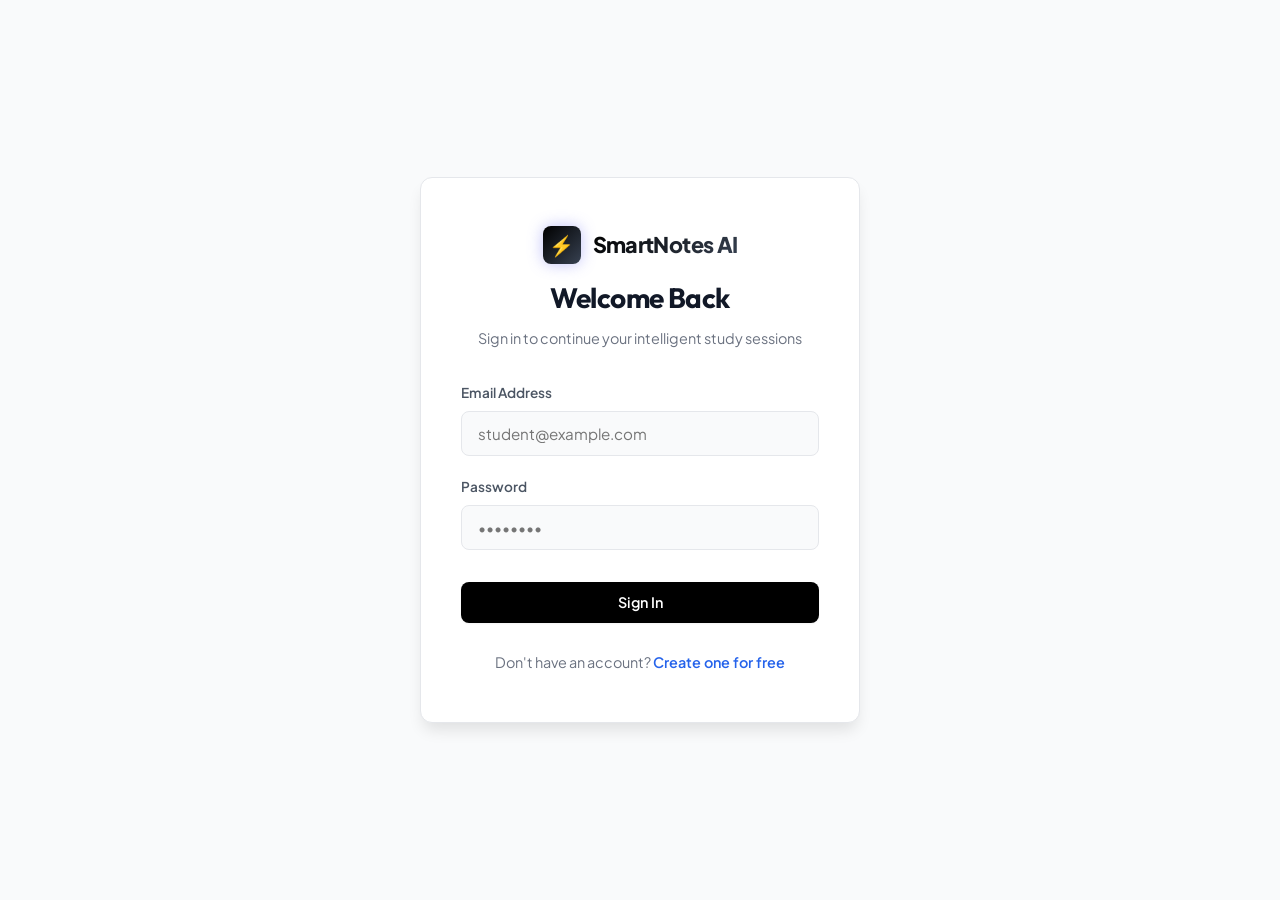
<file: Web/index.html>
<!DOCTYPE html>
<html lang="en">

<head>
    <meta charset="UTF-8">
    <meta name="viewport" content="width=device-width, initial-scale=1.0">
    <title>SmartNotes AI - Intelligent PDF Learning Platform</title>
    <link rel="stylesheet" href="css/style.css">
</head>

<body>
    <div class="app-container">
        <!-- Sidebar Navigation -->
        <aside class="sidebar">
            <div class="sidebar-header">
                <div class="brand" onclick="navigateTo('dashboard')">
                    <div class="brand-icon">⚡</div>
                    <span class="brand-text">SmartNotes AI</span>
                </div>
            </div>

            <nav class="sidebar-nav">
                <div class="sidebar-link active" id="nav-dashboard" onclick="navigateTo('dashboard')">
                    <span>📊</span> Dashboard
                </div>
                <div class="sidebar-link" id="nav-studyPlan" onclick="navigateTo('studyPlan')">
                    <span>📚</span> Study Plan
                </div>
                <div class="sidebar-link" id="nav-admin" onclick="navigateTo('admin')">
                    <span>⚙️</span> Admin Panel
                </div>
            </nav>

            <div class="sidebar-footer">
                <div class="user-profile" style="margin-bottom: 1rem;">
                    <div class="user-avatar" id="navAvatar" style="background: var(--accent-tertiary);">U</div>
                    <div>
                        <div class="user-name" id="navUsername">User</div>
                        <div style="font-size: 0.75rem; color: var(--text-muted);">Pro Plan</div>
                    </div>
                </div>
                <button id="logoutBtn" class="btn btn-secondary btn-sm" style="width: 100%;">Logout</button>
            </div>
        </aside>

        <main class="main-content">
            <!-- Content Header -->
            <header class="content-header">
                <h1 id="pageTitle" style="font-size: 1.5rem; margin: 0;">Dashboard</h1>
                <div class="nav-actions">
                    <div class="streak-pill" title="Consecutive learning streak"
                        style="border-color: var(--accent-tertiary); background: rgba(37,99,235,0.1); color: var(--accent-tertiary);">
                        <span class="streak-flame">🔥</span>
                        <span id="navStreak" style="color: var(--accent-tertiary);">0 Days</span>
                    </div>
                </div>
            </header>
            <!-- ================= VIEW 1: DASHBOARD ================= -->
            <div id="dashboardView" class="view-container active">
                <!-- Stats Grid -->
                <section class="stats-grid">
                    <div class="stat-card">
                        <div class="stat-icon-wrapper stat-icon-blue">📄</div>
                        <div class="stat-details">
                            <span class="stat-label">Documents Processed</span>
                            <span class="stat-value" id="statDocs">0</span>
                        </div>
                    </div>
                    <div class="stat-card">
                        <div class="stat-icon-wrapper stat-icon-purple">🎯</div>
                        <div class="stat-details">
                            <span class="stat-label">Quizzes Completed</span>
                            <span class="stat-value" id="statQuizzes">0</span>
                        </div>
                    </div>
                    <div class="stat-card">
                        <div class="stat-icon-wrapper stat-icon-green">📊</div>
                        <div class="stat-details">
                            <span class="stat-label">Average Score</span>
                            <span class="stat-value" id="statScore">0%</span>
                        </div>
                    </div>
                    <div class="stat-card">
                        <div class="stat-icon-wrapper stat-icon-amber">🔥</div>
                        <div class="stat-details">
                            <span class="stat-label">Current Streak</span>
                            <span class="stat-value" id="statStreak">0 Days</span>
                        </div>
                    </div>
                </section>

                <!-- PDF Upload Zone -->
                <section class="section-panel">
                    <div class="section-header">
                        <div class="section-title-wrap">
                            <h2 class="section-title">Upload Academic PDF</h2>
                            <span class="section-badge">AI Map-Reduce Pipeline</span>
                        </div>
                    </div>

                    <div class="upload-dropzone" id="uploadDropzone">
                        <div class="upload-icon">📤</div>
                        <div class="upload-title">Drop your academic PDF here or browse</div>
                        <div class="upload-subtitle">Supports up to 50MB and ~150 pages. Instant text extraction,
                            section detection & AI generation.</div>
                        <input type="file" id="pdfUpload" class="upload-file-input" accept="application/pdf" />
                        <button type="button" class="btn btn-primary" id="selectFileBtn">Select PDF File</button>
                    </div>

                    <div id="uploadStatusBox" class="upload-status-box">
                        <span id="uploadSpinner">⏳</span>
                        <span id="uploadStatusText">Processing upload...</span>
                    </div>
                </section>

                <!-- Documents Grid Section -->
                <section class="section-panel">
                    <div class="section-header">
                        <div class="section-title-wrap">
                            <h2 class="section-title">Your Documents</h2>
                            <span class="section-badge" id="docCountBadge">0 Total</span>
                        </div>
                        <button class="btn btn-secondary btn-sm" onclick="loadDashboard()">🔄 Refresh</button>
                    </div>
                    <div id="documentsGrid" class="doc-grid">
                        <!-- Rendered by JS -->
                    </div>
                </section>

                <!-- Due for Review (SM-2 Spaced Repetition) -->
                <section class="section-panel">
                    <div class="section-header">
                        <div class="section-title-wrap">
                            <h2 class="section-title">Due for Review (SM-2 Spaced Repetition)</h2>
                            <span class="section-badge" id="dueCountBadge">0 Due</span>
                        </div>
                        <button class="btn btn-secondary btn-sm" onclick="navigateTo('studyPlan')">View Full Schedule
                            →</button>
                    </div>
                    <div id="dueGrid" class="due-grid">
                        <!-- Rendered by JS -->
                    </div>
                </section>

                <!-- Recent Quiz Attempts -->
                <section class="section-panel" id="recentAttemptsSection">
                    <div class="section-header">
                        <div class="section-title-wrap">
                            <h2 class="section-title">Recent Quiz Performance</h2>
                            <span class="section-badge">Mastery Progress</span>
                        </div>
                    </div>
                    <div id="recentAttemptsList" class="doc-list">
                        <!-- Rendered by JS -->
                    </div>
                </section>
            </div>

            <!-- ================= VIEW 2: DOCUMENT DETAIL ================= -->
            <div id="documentDetailView" class="view-container">
                <div class="detail-header">
                    <span class="detail-nav-back" onclick="navigateTo('dashboard')">← Back to Dashboard</span>
                </div>

                <div class="detail-title-card">
                    <div>
                        <h2 id="detailDocTitle" style="font-size: 1.5rem; margin-bottom: 0.35rem;">Document Title</h2>
                        <div class="doc-card-meta">
                            <span id="detailPageCount">0 Pages</span>
                            <span>•</span>
                            <span id="detailSectionsCount">0 Sections</span>
                            <span>•</span>
                            <span id="detailCreatedAt">Uploaded: Date</span>
                        </div>
                    </div>
                    <div id="detailStatusBadge"></div>
                </div>

                <!-- Tabs Navigation -->
                <div class="tab-nav">
                    <button class="tab-btn active" id="tabBtnNotes" onclick="switchDetailTab('notes')">📝 Structured
                        Notes</button>
                    <button class="tab-btn" id="tabBtnQuiz" onclick="switchDetailTab('quiz')">🎯 Mastery Quiz</button>
                    <button class="tab-btn" id="tabBtnPlan" onclick="switchDetailTab('plan')">📅 Spaced Repetition
                        Plan</button>
                </div>

                <!-- Tab 1: Notes Pane -->
                <div class="tab-pane active" id="paneNotes">
                    <div style="display: flex; justify-content: flex-end; margin-bottom: 1.25rem;">
                        <button class="btn btn-secondary btn-sm" id="regenNotesBtn" onclick="regenerateNotes()">
                            ✨ Regenerate Notes (AI)
                        </button>
                    </div>
                    <div id="notesContainer">
                        <!-- Notes rendered by JS -->
                    </div>
                </div>

                <!-- Tab 2: Quiz Pane -->
                <div class="tab-pane" id="paneQuiz">
                    <div class="section-panel" style="text-align: center; padding: 2.5rem 1.5rem;">
                        <h3 id="quizPaneTitle" style="font-size: 1.5rem; margin-bottom: 0.5rem;">Document Mastery Quiz
                        </h3>
                        <p style="color: var(--text-muted); margin-bottom: 1.5rem;" id="quizPaneSubtitle">
                            Test your comprehension with auto-generated Multiple Choice and Short Answer questions.
                        </p>
                        <div style="display: flex; justify-content: center; gap: 1rem; flex-wrap: wrap;">
                            <button class="btn btn-primary btn-lg" id="startQuizBtn" onclick="startQuizFromDetail()">
                                🚀 Start Quiz Attempt
                            </button>
                            <button class="btn btn-secondary" onclick="regenerateQuiz()">
                                🔄 Regenerate Questions (AI)
                            </button>
                        </div>
                    </div>

                    <div class="section-panel" style="margin-top: 1.5rem;">
                        <h4 style="margin-bottom: 1rem;">Previous Quiz Attempts for this Document</h4>
                        <div id="docQuizAttemptsList">
                            <!-- Attempt history rendered by JS -->
                        </div>
                    </div>
                </div>

                <!-- Tab 3: Study Plan Pane -->
                <div class="tab-pane" id="panePlan">
                    <div class="section-panel">
                        <h4 style="margin-bottom: 0.5rem;">Document Spaced Repetition Schedule</h4>
                        <p style="color: var(--text-muted); font-size: 0.9rem; margin-bottom: 1.5rem;">
                            Each section is tracked independently via the SuperMemo SM-2 algorithm. Complete quizzes or
                            review sections to optimize retention intervals.
                        </p>
                        <div id="docStudyPlanGrid" class="due-grid">
                            <!-- Items rendered by JS -->
                        </div>
                    </div>
                </div>
            </div>

            <!-- ================= VIEW 3: ACTIVE QUIZ TAKING ================= -->
            <div id="quizTakingView" class="view-container">
                <div class="quiz-container">
                    <div class="detail-header">
                        <span class="detail-nav-back" onclick="exitQuiz()">← Exit Quiz</span>
                        <span id="quizCounterText" style="font-weight: 700; color: var(--primary-light);">Question 1 of
                            6</span>
                    </div>

                    <div class="quiz-progress-bar-wrap">
                        <div class="quiz-progress-bar" id="quizProgressBar"></div>
                    </div>

                    <!-- Question Card -->
                    <div class="question-card" id="questionCard">
                        <div class="question-meta-row">
                            <span class="diff-badge diff-medium" id="qDiffBadge">MEDIUM</span>
                            <span class="page-badge" id="qSectionBadge">Section</span>
                            <span style="font-size: 0.8rem; color: var(--text-muted);" id="qTypeBadge">Multiple
                                Choice</span>
                        </div>

                        <div class="question-prompt" id="qPromptText">
                            What is the primary function of the core architecture?
                        </div>

                        <!-- Options for Multiple Choice -->
                        <div class="options-container" id="qOptionsContainer">
                            <!-- Rendered by JS -->
                        </div>

                        <!-- Input for Short Answer -->
                        <div id="qShortAnswerContainer" style="display: none;">
                            <label class="form-label">Type your explanation (graded semantically by Gemini):</label>
                            <textarea class="short-answer-textarea" id="shortAnswerInput"
                                placeholder="Enter your response here..."></textarea>
                        </div>

                        <!-- Action Button -->
                        <div style="display: flex; justify-content: flex-end; margin-top: 1rem;">
                            <button class="btn btn-primary" id="submitAnswerBtn" onclick="submitCurrentAnswer()">
                                Submit Answer
                            </button>
                            <button class="btn btn-primary" id="nextQuestionBtn" onclick="nextQuestion()"
                                style="display: none;">
                                Next Question →
                            </button>
                        </div>

                        <!-- Feedback Card -->
                        <div class="feedback-card" id="answerFeedbackCard">
                            <div class="feedback-title" id="feedbackTitle"></div>
                            <div class="feedback-explanation" id="feedbackExplanation"></div>
                        </div>
                    </div>

                    <!-- Completion Card (Shown at end) -->
                    <div class="completion-card" id="quizCompletionCard" style="display: none;">
                        <div class="trophy-icon">🏆</div>
                        <h2 style="font-size: 2rem; margin-bottom: 0.5rem;">Quiz Complete!</h2>
                        <div class="score-display" id="finalScoreDisplay">90%</div>
                        <p id="finalScoreSummary" style="color: var(--text-muted); font-size: 1.05rem;">
                            You answered 5 out of 6 questions correctly.
                        </p>
                        <div class="sm2-update-notice">
                            <span>✨</span>
                            <span>SM-2 Spaced Repetition study plan updated for this document!</span>
                        </div>
                        <div style="display: flex; justify-content: center; gap: 1rem;">
                            <button class="btn btn-primary" onclick="returnFromQuiz()">View Document Notes</button>
                            <button class="btn btn-secondary" onclick="navigateTo('dashboard')">Back to
                                Dashboard</button>
                        </div>
                    </div>
                </div>
            </div>

            <!-- ================= VIEW 4: FULL STUDY PLAN ================= -->
            <div id="studyPlanView" class="view-container">
                <div class="detail-header">
                    <span class="detail-nav-back" onclick="navigateTo('dashboard')">← Back to Dashboard</span>
                </div>

                <div class="section-panel">
                    <div class="section-header">
                        <div class="section-title-wrap">
                            <h2 class="section-title">Personalized Spaced Repetition Schedule</h2>
                            <span class="section-badge">SuperMemo SM-2</span>
                        </div>
                        <div style="display: flex; gap: 0.5rem;">
                            <button class="btn btn-secondary btn-sm active" id="filterDueBtn"
                                onclick="loadStudyPlanFilter('due')">Due Now</button>
                            <button class="btn btn-secondary btn-sm" id="filterWeekBtn"
                                onclick="loadStudyPlanFilter('week')">This Week</button>
                            <button class="btn btn-secondary btn-sm" id="filterAllBtn"
                                onclick="loadStudyPlanFilter('all')">All Items</button>
                        </div>
                    </div>
                    <p style="color: var(--text-muted); font-size: 0.9rem; margin-bottom: 1.5rem;">
                        Rate how well you recall each section to advance its repetition interval (Grade 0 = Complete
                        Blackout, Grade 5 = Perfect Recall).
                    </p>
                    <div id="allStudyPlanGrid" class="due-grid">
                        <!-- Rendered by JS -->
                    </div>
                </div>
            </div>
            <!-- ================= VIEW 5: ADMIN PANEL ================= -->
            <div id="adminView" class="view-container">
                <section class="stats-grid">
                    <div class="stat-card">
                        <div class="stat-icon-wrapper stat-icon-blue">👥</div>
                        <div class="stat-details">
                            <span class="stat-label">Total Users</span>
                            <span class="stat-value" id="adminTotalUsers">0</span>
                        </div>
                    </div>
                    <div class="stat-card">
                        <div class="stat-icon-wrapper stat-icon-purple">📄</div>
                        <div class="stat-details">
                            <span class="stat-label">Total Documents</span>
                            <span class="stat-value" id="adminTotalDocs">0</span>
                        </div>
                    </div>
                    <div class="stat-card">
                        <div class="stat-icon-wrapper stat-icon-green">🎯</div>
                        <div class="stat-details">
                            <span class="stat-label">Total Quizzes</span>
                            <span class="stat-value" id="adminTotalQuizzes">0</span>
                        </div>
                    </div>
                    <div class="stat-card">
                        <div class="stat-icon-wrapper stat-icon-amber">🧠</div>
                        <div class="stat-details">
                            <span class="stat-label">Total Quiz Attempts</span>
                            <span class="stat-value" id="adminTotalAttempts">0</span>
                        </div>
                    </div>
                </section>

                <section class="section-panel">
                    <div class="section-header">
                        <h2 class="section-title">Registered Users</h2>
                    </div>
                    <div class="table-responsive" style="overflow-x: auto;">
                        <table style="width: 100%; border-collapse: collapse; text-align: left;">
                            <thead>
                                <tr style="border-bottom: 2px solid var(--border-subtle);">
                                    <th style="padding: 1rem; color: var(--text-muted);">Name</th>
                                    <th style="padding: 1rem; color: var(--text-muted);">Email</th>
                                    <th style="padding: 1rem; color: var(--text-muted);">Joined Date</th>
                                    <th style="padding: 1rem; color: var(--text-muted);">Docs Processed</th>
                                </tr>
                            </thead>
                            <tbody id="adminUsersList">
                                <!-- Rendered by JS -->
                            </tbody>
                        </table>
                    </div>
                </section>

                <section class="section-panel">
                    <div class="section-header">
                        <h2 class="section-title">System Documents</h2>
                    </div>
                    <div class="table-responsive" style="overflow-x: auto;">
                        <table style="width: 100%; border-collapse: collapse; text-align: left;">
                            <thead>
                                <tr style="border-bottom: 2px solid var(--border-subtle);">
                                    <th style="padding: 1rem; color: var(--text-muted);">Document</th>
                                    <th style="padding: 1rem; color: var(--text-muted);">Uploaded By</th>
                                    <th style="padding: 1rem; color: var(--text-muted);">Status</th>
                                    <th style="padding: 1rem; color: var(--text-muted);">Pages</th>
                                    <th style="padding: 1rem; color: var(--text-muted);">Date</th>
                                </tr>
                            </thead>
                            <tbody id="adminDocsList">
                                <!-- Rendered by JS -->
                            </tbody>
                        </table>
                    </div>
                </section>
            </div>
        </main>
    </div>

    <!-- Toast Notification Container -->
    <div class="toast-container" id="toastContainer"></div>

    <script src="js/app.js"></script>
</body>

</html>
</file>
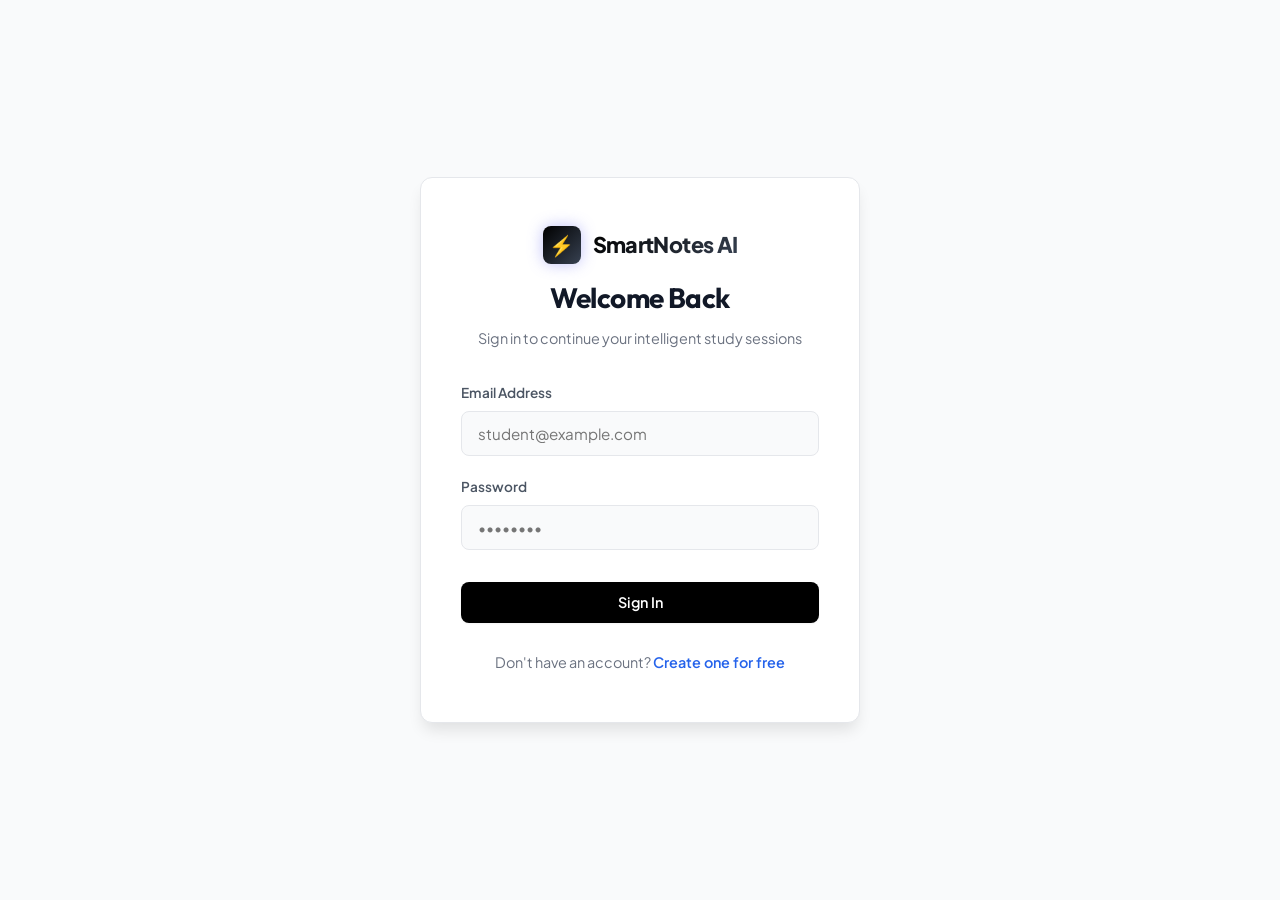
<file: Web/login.html>
<!DOCTYPE html>
<html lang="en">
<head>
    <meta charset="UTF-8">
    <meta name="viewport" content="width=device-width, initial-scale=1.0">
    <title>Login - SmartNotes AI</title>
    <link rel="stylesheet" href="css/style.css">
</head>
<body>
    <div class="auth-wrapper">
        <div class="auth-card">
            <div class="auth-header">
                <div class="brand" style="justify-content: center; margin-bottom: 0.5rem;">
                    <div class="brand-icon">⚡</div>
                    <span class="brand-text">SmartNotes AI</span>
                </div>
                <h2>Welcome Back</h2>
                <p>Sign in to continue your intelligent study sessions</p>
            </div>

            <form id="loginForm">
                <div class="form-group">
                    <label class="form-label" for="email">Email Address</label>
                    <input type="email" id="email" class="form-input" placeholder="student@example.com" required autocomplete="email" />
                </div>
                <div class="form-group">
                    <label class="form-label" for="password">Password</label>
                    <input type="password" id="password" class="form-input" placeholder="••••••••" required autocomplete="current-password" />
                </div>
                <button type="submit" class="btn btn-primary" style="width: 100%; margin-top: 0.75rem;" id="loginSubmitBtn">
                    Sign In
                </button>
            </form>

            <div class="auth-footer">
                Don't have an account? <a href="register.html">Create one for free</a>
            </div>
        </div>
    </div>

    <!-- Toast Notification Container -->
    <div class="toast-container" id="toastContainer"></div>

    <script src="js/app.js"></script>
</body>
</html>
</file>
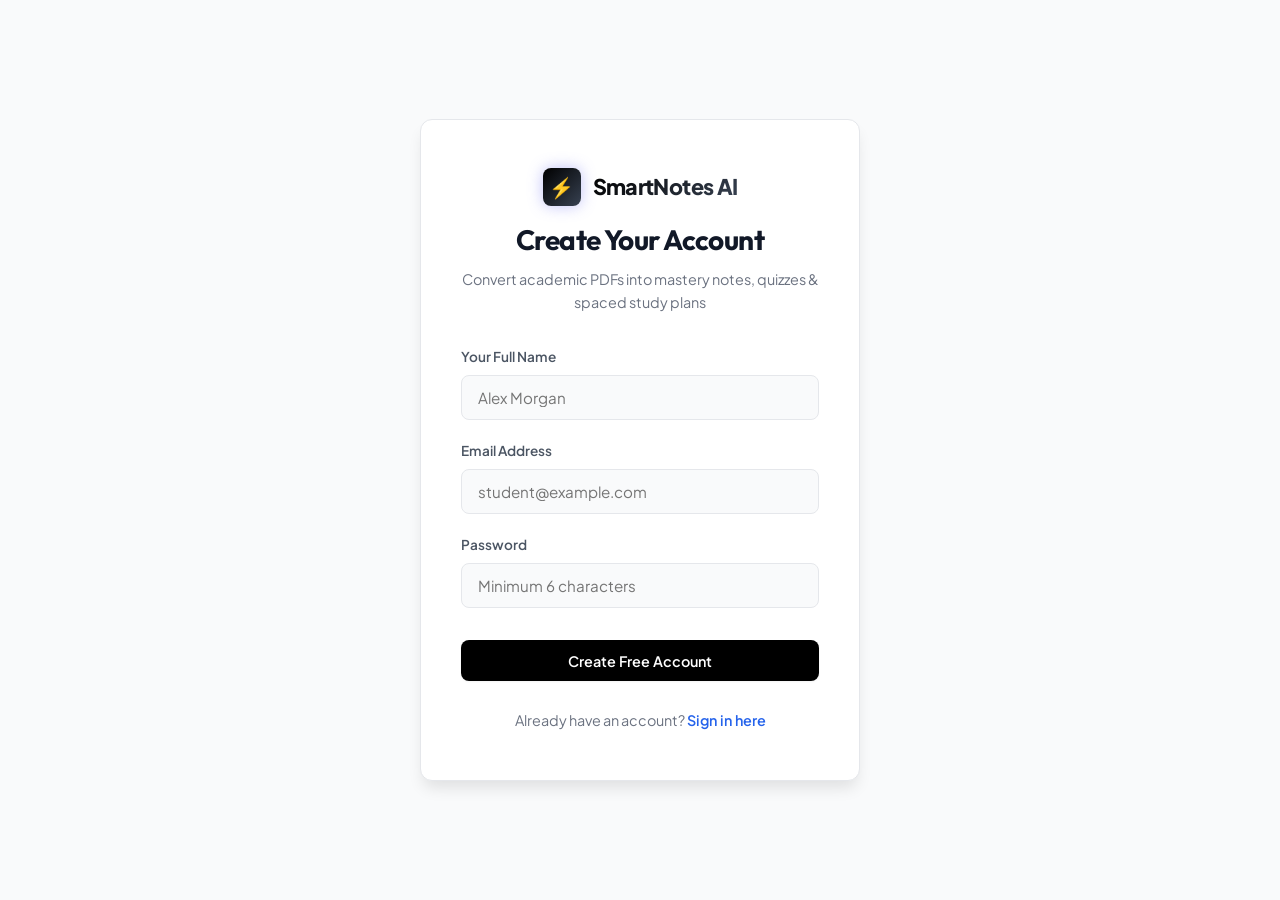
<file: Web/register.html>
<!DOCTYPE html>
<html lang="en">
<head>
    <meta charset="UTF-8">
    <meta name="viewport" content="width=device-width, initial-scale=1.0">
    <title>Create Account - SmartNotes AI</title>
    <link rel="stylesheet" href="css/style.css">
</head>
<body>
    <div class="auth-wrapper">
        <div class="auth-card">
            <div class="auth-header">
                <div class="brand" style="justify-content: center; margin-bottom: 0.5rem;">
                    <div class="brand-icon">⚡</div>
                    <span class="brand-text">SmartNotes AI</span>
                </div>
                <h2>Create Your Account</h2>
                <p>Convert academic PDFs into mastery notes, quizzes & spaced study plans</p>
            </div>

            <form id="registerForm">
                <div class="form-group">
                    <label class="form-label" for="displayName">Your Full Name</label>
                    <input type="text" id="displayName" class="form-input" placeholder="Alex Morgan" required autocomplete="name" />
                </div>
                <div class="form-group">
                    <label class="form-label" for="email">Email Address</label>
                    <input type="email" id="email" class="form-input" placeholder="student@example.com" required autocomplete="email" />
                </div>
                <div class="form-group">
                    <label class="form-label" for="password">Password</label>
                    <input type="password" id="password" class="form-input" placeholder="Minimum 6 characters" required autocomplete="new-password" />
                </div>
                <button type="submit" class="btn btn-primary" style="width: 100%; margin-top: 0.75rem;" id="registerSubmitBtn">
                    Create Free Account
                </button>
            </form>

            <div class="auth-footer">
                Already have an account? <a href="login.html">Sign in here</a>
            </div>
        </div>
    </div>

    <!-- Toast Notification Container -->
    <div class="toast-container" id="toastContainer"></div>

    <script src="js/app.js"></script>
</body>
</html>
</file>
<file: Web/css/style.css>
@import url('https://fonts.googleapis.com/css2?family=Outfit:wght@400;500;600;700;800&family=Plus+Jakarta+Sans:wght@300;400;500;600;700&display=swap');

:root {
    --bg-base: #f9fafb;
    --bg-surface: #ffffff;
    --bg-card: #ffffff;
    --bg-card-hover: #f3f4f6;
    --bg-glass: rgba(255, 255, 255, 0.9);
    
    --border-subtle: #e5e7eb;
    --border-card: #d1d5db;
    --border-focus: #2563eb;
    
    --primary: #000000;
    --primary-light: #374151;
    --primary-dark: #000000;
    --primary-gradient: linear-gradient(135deg, #000000 0%, #374151 100%);
    --card-gradient: linear-gradient(180deg, #ffffff 0%, #f9fafb 100%);
    
    --accent-tertiary: #2563eb; /* Blue for highlights */
    --accent-cyan: #0284c7;
    --accent-purple: #7c3aed;
    --accent-amber: #d97706;
    --accent-emerald: #059669;
    --accent-rose: #e11d48;
    
    --text-primary: #111827;
    --text-secondary: #4b5563;
    --text-muted: #6b7280;
    
    --radius-sm: 4px;
    --radius-md: 8px;
    --radius-lg: 12px;
    --radius-full: 9999px;
    
    --shadow-sm: 0 1px 2px rgba(0, 0, 0, 0.05);
    --shadow-md: 0 4px 6px -1px rgba(0, 0, 0, 0.1);
    --shadow-lg: 0 10px 15px -3px rgba(0, 0, 0, 0.1);
    --shadow-glow: 0 0 15px rgba(37, 99, 235, 0.15);
}

* {
    box-sizing: border-box;
    margin: 0;
    padding: 0;
}

body {
    background-color: var(--bg-base);
    color: var(--text-primary);
    font-family: 'Plus Jakarta Sans', -apple-system, BlinkMacSystemFont, sans-serif;
    font-size: 15px;
    line-height: 1.6;
    min-height: 100vh;
    -webkit-font-smoothing: antialiased;
}

h1, h2, h3, h4, h5, h6 {
    font-family: 'Outfit', sans-serif;
    color: var(--text-primary);
    font-weight: 700;
    letter-spacing: -0.02em;
}

/* --- Layout --- */
.app-container {
    display: flex;
    min-height: 100vh;
}

/* Sidebar Layout */
.sidebar {
    width: 260px;
    background: var(--bg-surface);
    border-right: 1px solid var(--border-subtle);
    display: flex;
    flex-direction: column;
    position: fixed;
    top: 0;
    bottom: 0;
    left: 0;
    z-index: 100;
}

.sidebar-header {
    padding: 1.5rem;
    border-bottom: 1px solid var(--border-subtle);
}

.sidebar-nav {
    flex: 1;
    padding: 1.5rem 1rem;
    display: flex;
    flex-direction: column;
    gap: 0.5rem;
}

.sidebar-link {
    display: flex;
    align-items: center;
    gap: 0.75rem;
    padding: 0.75rem 1rem;
    color: var(--text-secondary);
    text-decoration: none;
    font-weight: 600;
    border-radius: var(--radius-md);
    transition: all 0.2s;
    cursor: pointer;
}

.sidebar-link:hover {
    background: var(--bg-card-hover);
    color: var(--text-primary);
}

.sidebar-link.active {
    background: var(--bg-card-hover);
    color: var(--primary);
}

.sidebar-footer {
    padding: 1.5rem;
    border-top: 1px solid var(--border-subtle);
}

.main-content {
    flex: 1;
    margin-left: 260px;
    max-width: calc(100% - 260px);
    width: 100%;
    padding: 2rem 3rem 4rem;
}

/* --- Top Header (Main Content Area) --- */
.content-header {
    display: flex;
    align-items: center;
    justify-content: space-between;
    padding-bottom: 1.5rem;
    margin-bottom: 2rem;
    border-bottom: 1px solid var(--border-subtle);
}

.navbar {
    display: none; /* We moved navigation to sidebar and content header */
}

.brand {
    display: flex;
    align-items: center;
    gap: 0.75rem;
    text-decoration: none;
    cursor: pointer;
}

.brand-icon {
    width: 38px;
    height: 38px;
    border-radius: var(--radius-md);
    background: var(--primary-gradient);
    display: flex;
    align-items: center;
    justify-content: center;
    font-size: 1.25rem;
    box-shadow: 0 0 15px rgba(99, 102, 241, 0.4);
}

.brand-text {
    font-size: 1.35rem;
    font-weight: 800;
    background: var(--primary-gradient);
    -webkit-background-clip: text;
    -webkit-text-fill-color: transparent;
    letter-spacing: -0.03em;
}

.brand-badge {
    font-size: 0.65rem;
    padding: 0.15rem 0.45rem;
    border-radius: var(--radius-full);
    background: rgba(99, 102, 241, 0.15);
    color: var(--primary-light);
    border: 1px solid rgba(99, 102, 241, 0.3);
    text-transform: uppercase;
    font-weight: 700;
}

.nav-actions {
    display: flex;
    align-items: center;
    gap: 1.25rem;
}

.streak-pill {
    display: flex;
    align-items: center;
    gap: 0.4rem;
    padding: 0.4rem 0.85rem;
    background: rgba(245, 158, 11, 0.12);
    border: 1px solid rgba(245, 158, 11, 0.3);
    border-radius: var(--radius-full);
    font-size: 0.85rem;
    font-weight: 600;
    color: var(--accent-amber);
}

.streak-flame {
    animation: flamePulse 1.5s infinite alternate ease-in-out;
}

@keyframes flamePulse {
    0% { transform: scale(1); filter: drop-shadow(0 0 2px #f59e0b); }
    100% { transform: scale(1.2); filter: drop-shadow(0 0 8px #f59e0b); }
}

.user-profile {
    display: flex;
    align-items: center;
    gap: 0.6rem;
}

.user-avatar {
    width: 36px;
    height: 36px;
    border-radius: 50%;
    background: linear-gradient(135deg, #3b82f6, #8b5cf6);
    display: flex;
    align-items: center;
    justify-content: center;
    font-weight: 700;
    color: white;
    font-size: 0.9rem;
    border: 1px solid rgba(255, 255, 255, 0.2);
}

.user-name {
    font-weight: 600;
    font-size: 0.9rem;
    color: var(--text-primary);
}

/* --- Buttons --- */
.btn {
    display: inline-flex;
    align-items: center;
    justify-content: center;
    gap: 0.5rem;
    padding: 0.65rem 1.25rem;
    font-size: 0.9rem;
    font-weight: 600;
    font-family: inherit;
    border-radius: var(--radius-md);
    border: 1px solid transparent;
    cursor: pointer;
    transition: all 0.2s cubic-bezier(0.16, 1, 0.3, 1);
    text-decoration: none;
    outline: none;
}

.btn-primary {
    background: var(--primary);
    color: white;
    box-shadow: var(--shadow-sm);
}

.btn-primary:hover:not(:disabled) {
    transform: translateY(-1px);
    background: var(--primary-light);
    box-shadow: var(--shadow-md);
}

.btn-secondary {
    background: rgba(255, 255, 255, 0.05);
    color: var(--text-primary);
    border-color: var(--border-card);
}

.btn-secondary:hover:not(:disabled) {
    background: rgba(255, 255, 255, 0.1);
    border-color: rgba(255, 255, 255, 0.25);
    transform: translateY(-1px);
}

.btn-outline {
    background: transparent;
    border-color: var(--primary);
    color: var(--primary-light);
}

.btn-outline:hover:not(:disabled) {
    background: rgba(99, 102, 241, 0.12);
}

.btn-danger {
    background: rgba(244, 63, 94, 0.1);
    border-color: rgba(244, 63, 94, 0.3);
    color: #fda4af;
}

.btn-danger:hover:not(:disabled) {
    background: var(--accent-rose);
    color: white;
    box-shadow: 0 4px 14px rgba(244, 63, 94, 0.4);
}

.btn-sm {
    padding: 0.4rem 0.8rem;
    font-size: 0.8rem;
    border-radius: var(--radius-sm);
}

.btn-lg {
    padding: 0.9rem 1.8rem;
    font-size: 1rem;
    border-radius: var(--radius-lg);
}

.btn:disabled {
    opacity: 0.55;
    cursor: not-allowed;
    transform: none !important;
}

/* --- Stat Cards Grid --- */
.stats-grid {
    display: grid;
    grid-template-columns: repeat(auto-fit, minmax(240px, 1fr));
    gap: 1.25rem;
    margin-bottom: 2.25rem;
}

.stat-card {
    background: var(--bg-card);
    border: 1px solid var(--border-subtle);
    border-radius: var(--radius-lg);
    padding: 1.5rem;
    backdrop-filter: blur(12px);
    transition: all 0.25s ease;
    display: flex;
    align-items: center;
    gap: 1.25rem;
    position: relative;
    overflow: hidden;
}

.stat-card::before {
    content: '';
    position: absolute;
    top: 0;
    left: 0;
    right: 0;
    height: 2px;
    background: var(--primary-gradient);
    opacity: 0;
    transition: opacity 0.3s ease;
}

.stat-card:hover {
    border-color: var(--border-card);
    transform: translateY(-2px);
    box-shadow: var(--shadow-md);
}

.stat-card:hover::before {
    opacity: 1;
}

.stat-icon-wrapper {
    width: 52px;
    height: 52px;
    border-radius: var(--radius-md);
    display: flex;
    align-items: center;
    justify-content: center;
    font-size: 1.6rem;
    flex-shrink: 0;
}

.stat-icon-blue { background: rgba(59, 130, 246, 0.15); border: 1px solid rgba(59, 130, 246, 0.3); }
.stat-icon-purple { background: rgba(168, 85, 247, 0.15); border: 1px solid rgba(168, 85, 247, 0.3); }
.stat-icon-green { background: rgba(16, 185, 129, 0.15); border: 1px solid rgba(16, 185, 129, 0.3); }
.stat-icon-amber { background: rgba(245, 158, 11, 0.15); border: 1px solid rgba(245, 158, 11, 0.3); }

.stat-details {
    display: flex;
    flex-direction: column;
}

.stat-label {
    font-size: 0.85rem;
    font-weight: 600;
    text-transform: uppercase;
    letter-spacing: 0.05em;
    color: var(--text-muted);
}

.stat-value {
    font-size: 2rem;
    font-weight: 800;
    font-family: 'Outfit', sans-serif;
    color: var(--text-primary);
    line-height: 1.2;
    margin-top: 0.15rem;
}

/* --- Section Panel --- */
.section-panel {
    background: var(--bg-card);
    border: 1px solid var(--border-subtle);
    border-radius: var(--radius-lg);
    padding: 1.75rem;
    backdrop-filter: blur(12px);
    margin-bottom: 2rem;
}

.section-header {
    display: flex;
    align-items: center;
    justify-content: space-between;
    margin-bottom: 1.5rem;
    flex-wrap: wrap;
    gap: 1rem;
}

.section-title-wrap {
    display: flex;
    align-items: center;
    gap: 0.75rem;
}

.section-title {
    font-size: 1.35rem;
    font-weight: 700;
}

.section-badge {
    font-size: 0.75rem;
    font-weight: 600;
    padding: 0.2rem 0.6rem;
    background: rgba(99, 102, 241, 0.15);
    color: var(--primary-light);
    border-radius: var(--radius-full);
}

/* --- Upload Dropzone --- */
.upload-dropzone {
    border: 2px dashed rgba(37, 99, 235, 0.4);
    background: rgba(37, 99, 235, 0.03);
    border-radius: var(--radius-lg);
    padding: 3rem 1.5rem;
    text-align: center;
    cursor: pointer;
    transition: all 0.25s ease;
    margin-bottom: 1.5rem;
    position: relative;
}

.upload-dropzone:hover, .upload-dropzone.dragover {
    border-color: var(--primary);
    background: rgba(37, 99, 235, 0.08);
    box-shadow: 0 0 20px rgba(37, 99, 235, 0.1);
}

.upload-icon {
    font-size: 2.75rem;
    margin-bottom: 0.75rem;
    display: inline-block;
    filter: drop-shadow(0 4px 10px rgba(99, 102, 241, 0.4));
}

.upload-title {
    font-size: 1.15rem;
    font-weight: 700;
    margin-bottom: 0.35rem;
}

.upload-subtitle {
    color: var(--text-muted);
    font-size: 0.85rem;
    margin-bottom: 1.25rem;
}

.upload-file-input {
    display: none;
}

.upload-status-box {
    margin-top: 1rem;
    padding: 0.85rem 1.25rem;
    border-radius: var(--radius-md);
    background: rgba(99, 102, 241, 0.12);
    border: 1px solid rgba(99, 102, 241, 0.25);
    font-size: 0.9rem;
    display: none;
    align-items: center;
    gap: 0.75rem;
}

/* --- Documents Grid & List --- */
.doc-grid {
    display: grid;
    grid-template-columns: repeat(auto-fill, minmax(340px, 1fr));
    gap: 1.25rem;
}

.doc-card {
    background: var(--bg-surface);
    border: 1px solid var(--border-subtle);
    border-radius: var(--radius-lg);
    padding: 1.35rem;
    transition: all 0.25s cubic-bezier(0.16, 1, 0.3, 1);
    display: flex;
    flex-direction: column;
    justify-content: space-between;
    position: relative;
}

.doc-card:hover {
    border-color: var(--border-card);
    transform: translateY(-3px);
    box-shadow: var(--shadow-md);
}

.doc-card-top {
    display: flex;
    align-items: flex-start;
    gap: 0.85rem;
    margin-bottom: 1rem;
}

.doc-file-icon {
    font-size: 1.75rem;
    flex-shrink: 0;
    margin-top: 0.1rem;
}

.doc-card-content {
    flex: 1;
    min-width: 0;
}

.doc-card-title {
    font-size: 1.05rem;
    font-weight: 700;
    white-space: nowrap;
    overflow: hidden;
    text-overflow: ellipsis;
    color: var(--text-primary);
    margin-bottom: 0.25rem;
}

.doc-card-meta {
    display: flex;
    align-items: center;
    gap: 0.6rem;
    font-size: 0.8rem;
    color: var(--text-muted);
}

.doc-card-bottom {
    display: flex;
    align-items: center;
    justify-content: space-between;
    padding-top: 1rem;
    border-top: 1px solid var(--border-subtle);
    gap: 0.5rem;
    flex-wrap: wrap;
}

.doc-actions-group {
    display: flex;
    gap: 0.4rem;
}

/* --- Status Badges --- */
.status-badge {
    display: inline-flex;
    align-items: center;
    gap: 0.35rem;
    padding: 0.25rem 0.65rem;
    font-size: 0.75rem;
    font-weight: 700;
    border-radius: var(--radius-full);
    text-transform: uppercase;
    letter-spacing: 0.04em;
}

.status-ready {
    background: rgba(16, 185, 129, 0.15);
    color: var(--accent-emerald);
    border: 1px solid rgba(16, 185, 129, 0.3);
}

.status-uploaded {
    background: rgba(56, 189, 248, 0.15);
    color: var(--accent-cyan);
    border: 1px solid rgba(56, 189, 248, 0.3);
}

.status-extracting, .status-generating {
    background: rgba(245, 158, 11, 0.15);
    color: var(--accent-amber);
    border: 1px solid rgba(245, 158, 11, 0.3);
    animation: pulseBorder 1.5s infinite;
}

.status-failed {
    background: rgba(244, 63, 94, 0.15);
    color: var(--accent-rose);
    border: 1px solid rgba(244, 63, 94, 0.3);
}

@keyframes pulseBorder {
    0%, 100% { border-color: rgba(245, 158, 11, 0.3); opacity: 0.85; }
    50% { border-color: rgba(245, 158, 11, 0.8); opacity: 1; }
}

.status-dot {
    width: 6px;
    height: 6px;
    border-radius: 50%;
    background-color: currentColor;
}

/* --- Due For Review Cards --- */
.due-grid {
    display: grid;
    grid-template-columns: repeat(auto-fill, minmax(280px, 1fr));
    gap: 1rem;
}

.due-card {
    background: var(--bg-surface);
    border: 1px solid var(--border-subtle);
    border-radius: var(--radius-md);
    padding: 1.15rem;
    display: flex;
    flex-direction: column;
    justify-content: space-between;
    transition: all 0.2s ease;
    box-shadow: var(--shadow-sm);
}

.due-card:hover {
    border-color: rgba(99, 102, 241, 0.4);
    transform: translateY(-2px);
}

.due-doc-title {
    font-size: 0.78rem;
    color: var(--primary-light);
    font-weight: 600;
    margin-bottom: 0.2rem;
    text-transform: uppercase;
}

.due-heading {
    font-weight: 700;
    font-size: 0.95rem;
    color: var(--text-primary);
    margin-bottom: 0.65rem;
}

.due-meta {
    display: flex;
    justify-content: space-between;
    align-items: center;
    font-size: 0.8rem;
    color: var(--text-muted);
    margin-bottom: 0.85rem;
}

.due-badge-urgent {
    color: var(--accent-rose);
    font-weight: 700;
}

/* --- SM-2 Review Buttons --- */
.grade-buttons-group {
    display: grid;
    grid-template-columns: repeat(6, 1fr);
    gap: 0.35rem;
    margin-top: 0.75rem;
}

.grade-btn {
    padding: 0.5rem 0.2rem;
    font-size: 0.75rem;
    font-weight: 700;
    border-radius: var(--radius-sm);
    border: 1px solid var(--border-subtle);
    background: rgba(255, 255, 255, 0.05);
    color: var(--text-primary);
    cursor: pointer;
    text-align: center;
    transition: all 0.15s ease;
}

.grade-btn:hover {
    transform: translateY(-2px);
}

.grade-0 { border-color: #ef4444; color: #fca5a5; }
.grade-0:hover { background: #ef4444; color: white; }
.grade-1 { border-color: #f97316; color: #fdba74; }
.grade-1:hover { background: #f97316; color: white; }
.grade-2 { border-color: #f59e0b; color: #fde68a; }
.grade-2:hover { background: #f59e0b; color: black; }
.grade-3 { border-color: #84cc16; color: #bef264; }
.grade-3:hover { background: #84cc16; color: black; }
.grade-4 { border-color: #10b981; color: #6ee7b7; }
.grade-4:hover { background: #10b981; color: white; }
.grade-5 { border-color: #06b6d4; color: #67e8f9; }
.grade-5:hover { background: #06b6d4; color: black; }

/* --- Document Detail View (SPA) --- */
.view-container {
    display: none;
}

.view-container.active {
    display: block;
    animation: fadeIn 0.25s cubic-bezier(0.16, 1, 0.3, 1);
}

@keyframes fadeIn {
    from { opacity: 0; transform: translateY(8px); }
    to { opacity: 1; transform: translateY(0); }
}

.detail-header {
    display: flex;
    align-items: center;
    justify-content: space-between;
    margin-bottom: 1.5rem;
    flex-wrap: wrap;
    gap: 1rem;
}

.detail-nav-back {
    display: inline-flex;
    align-items: center;
    gap: 0.5rem;
    color: var(--text-secondary);
    text-decoration: none;
    font-weight: 600;
    cursor: pointer;
    font-size: 0.9rem;
    transition: color 0.2s;
}

.detail-nav-back:hover {
    color: var(--primary-light);
}

.detail-title-card {
    background: var(--bg-card);
    border: 1px solid var(--border-subtle);
    border-radius: var(--radius-lg);
    padding: 1.5rem 1.75rem;
    margin-bottom: 1.5rem;
    display: flex;
    align-items: center;
    justify-content: space-between;
    flex-wrap: wrap;
    gap: 1rem;
}

/* --- Tabs --- */
.tab-nav {
    display: flex;
    gap: 0.5rem;
    border-bottom: 1px solid var(--border-subtle);
    margin-bottom: 1.75rem;
    overflow-x: auto;
}

.tab-btn {
    padding: 0.85rem 1.4rem;
    background: transparent;
    border: none;
    border-bottom: 2px solid transparent;
    color: var(--text-muted);
    font-family: inherit;
    font-size: 0.95rem;
    font-weight: 600;
    cursor: pointer;
    transition: all 0.2s ease;
    display: flex;
    align-items: center;
    gap: 0.5rem;
    white-space: nowrap;
}

.tab-btn:hover {
    color: var(--text-primary);
}

.tab-btn.active {
    color: var(--primary-light);
    border-bottom-color: var(--primary);
    background: rgba(99, 102, 241, 0.05);
}

.tab-pane {
    display: none;
}

.tab-pane.active {
    display: block;
}

/* --- Notes Viewer & Markdown --- */
.note-item {
    background: var(--bg-surface);
    border: 1px solid var(--border-subtle);
    border-radius: var(--radius-lg);
    padding: 1.75rem;
    margin-bottom: 1.5rem;
    box-shadow: var(--shadow-sm);
}

.note-item-header {
    display: flex;
    align-items: center;
    justify-content: space-between;
    margin-bottom: 1rem;
    padding-bottom: 0.75rem;
    border-bottom: 1px solid var(--border-subtle);
}

.note-item-title {
    font-size: 1.25rem;
    font-weight: 700;
    color: var(--text-primary);
}

.page-badge {
    font-size: 0.75rem;
    padding: 0.2rem 0.55rem;
    background: rgba(6, 182, 212, 0.15);
    color: var(--accent-cyan);
    border: 1px solid rgba(6, 182, 212, 0.3);
    border-radius: var(--radius-full);
    font-weight: 600;
}

.markdown-body {
    line-height: 1.75;
    color: var(--text-primary);
}

.markdown-body h2 {
    font-size: 1.2rem;
    margin: 1.25rem 0 0.5rem;
    color: var(--text-primary);
    border-left: 3px solid var(--accent-tertiary);
    padding-left: 0.5rem;
}

.markdown-body h3 {
    font-size: 1.05rem;
    margin: 1rem 0 0.4rem;
    color: var(--text-secondary);
}

.markdown-body p {
    margin-bottom: 0.85rem;
}

.markdown-body ul, .markdown-body ol {
    margin-left: 1.5rem;
    margin-bottom: 0.85rem;
}

.markdown-body li {
    margin-bottom: 0.35rem;
}

.markdown-body blockquote {
    border-left: 4px solid var(--accent-cyan);
    background: rgba(2, 132, 199, 0.05);
    padding: 0.75rem 1rem;
    border-radius: 0 var(--radius-sm) var(--radius-sm) 0;
    margin: 1rem 0;
    font-style: italic;
    color: var(--text-secondary);
}

.markdown-body strong {
    color: var(--text-primary);
    font-weight: 700;
}

.markdown-body code {
    background: rgba(0, 0, 0, 0.05);
    border: 1px solid var(--border-subtle);
    padding: 0.15rem 0.4rem;
    border-radius: var(--radius-sm);
    font-family: monospace;
    font-size: 0.85em;
    color: var(--accent-rose);
}

/* --- Quiz Taking Screen --- */
.quiz-container {
    max-width: 800px;
    margin: 0 auto;
}

.quiz-progress-bar-wrap {
    background: rgba(255, 255, 255, 0.08);
    height: 8px;
    border-radius: var(--radius-full);
    overflow: hidden;
    margin-bottom: 1.5rem;
}

.quiz-progress-bar {
    height: 100%;
    background: var(--primary-gradient);
    width: 0%;
    transition: width 0.3s ease;
}

.question-card {
    background: var(--bg-card);
    border: 1px solid var(--border-card);
    border-radius: var(--radius-lg);
    padding: 2.25rem;
    margin-bottom: 1.5rem;
    box-shadow: var(--shadow-lg);
}

.question-meta-row {
    display: flex;
    align-items: center;
    justify-content: space-between;
    margin-bottom: 1.25rem;
}

.diff-badge {
    padding: 0.2rem 0.6rem;
    font-size: 0.75rem;
    font-weight: 700;
    border-radius: var(--radius-full);
    text-transform: uppercase;
}

.diff-easy { background: rgba(16, 185, 129, 0.15); color: var(--accent-emerald); }
.diff-medium { background: rgba(245, 158, 11, 0.15); color: var(--accent-amber); }
.diff-hard { background: rgba(244, 63, 94, 0.15); color: var(--accent-rose); }

.question-prompt {
    font-size: 1.25rem;
    font-weight: 700;
    line-height: 1.5;
    margin-bottom: 1.75rem;
    color: var(--text-primary);
}

.options-container {
    display: flex;
    flex-direction: column;
    gap: 0.75rem;
    margin-bottom: 1.5rem;
}

.option-item {
    display: flex;
    align-items: center;
    gap: 1rem;
    padding: 1rem 1.25rem;
    border: 1px solid var(--border-subtle);
    border-radius: var(--radius-md);
    background: var(--bg-surface);
    cursor: pointer;
    transition: all 0.2s ease;
    box-shadow: var(--shadow-sm);
}

.option-item:hover:not(.disabled) {
    border-color: var(--accent-tertiary);
    background: rgba(37, 99, 235, 0.04);
}

.option-item.selected {
    border-color: var(--accent-tertiary);
    background: rgba(37, 99, 235, 0.1);
    box-shadow: 0 0 15px rgba(37, 99, 235, 0.15);
}

.option-letter {
    width: 28px;
    height: 28px;
    border-radius: 50%;
    background: rgba(0, 0, 0, 0.05);
    display: flex;
    align-items: center;
    justify-content: center;
    font-weight: 700;
    font-size: 0.85rem;
    flex-shrink: 0;
}

.option-item.selected .option-letter {
    background: var(--accent-tertiary);
    color: white;
}

.short-answer-textarea {
    width: 100%;
    min-height: 110px;
    background: var(--bg-surface);
    border: 1px solid var(--border-subtle);
    border-radius: var(--radius-md);
    padding: 1rem;
    color: var(--text-primary);
    font-family: inherit;
    font-size: 0.95rem;
    line-height: 1.5;
    margin-bottom: 1.25rem;
    resize: vertical;
    box-shadow: inset 0 1px 3px rgba(0,0,0,0.05);
}

.short-answer-textarea:focus {
    outline: none;
    border-color: var(--accent-tertiary);
    box-shadow: 0 0 0 3px rgba(37, 99, 235, 0.2);
}

.feedback-card {
    border-radius: var(--radius-md);
    padding: 1.25rem;
    margin-bottom: 1.5rem;
    display: none;
    animation: fadeIn 0.3s ease;
}

.feedback-card.correct {
    background: rgba(16, 185, 129, 0.12);
    border: 1px solid rgba(16, 185, 129, 0.35);
    color: #a7f3d0;
}

.feedback-card.incorrect {
    background: rgba(244, 63, 94, 0.12);
    border: 1px solid rgba(244, 63, 94, 0.35);
    color: #fecdd3;
}

.feedback-title {
    font-weight: 700;
    font-size: 1rem;
    margin-bottom: 0.35rem;
    display: flex;
    align-items: center;
    gap: 0.5rem;
}

.feedback-explanation {
    font-size: 0.9rem;
    line-height: 1.5;
    color: #e2e8f0;
}

/* --- Quiz Completion Summary --- */
.completion-card {
    text-align: center;
    padding: 3rem 2rem;
    background: var(--bg-card);
    border: 1px solid var(--border-card);
    border-radius: var(--radius-lg);
    box-shadow: var(--shadow-lg);
}

.trophy-icon {
    font-size: 4rem;
    margin-bottom: 1rem;
    display: inline-block;
    filter: drop-shadow(0 0 20px rgba(245, 158, 11, 0.4));
}

.score-display {
    font-size: 3.5rem;
    font-weight: 800;
    font-family: 'Outfit', sans-serif;
    background: var(--primary-gradient);
    -webkit-background-clip: text;
    -webkit-text-fill-color: transparent;
    margin-bottom: 0.5rem;
}

.sm2-update-notice {
    display: inline-flex;
    align-items: center;
    gap: 0.5rem;
    background: rgba(16, 185, 129, 0.12);
    border: 1px solid rgba(16, 185, 129, 0.3);
    border-radius: var(--radius-full);
    padding: 0.4rem 1rem;
    color: var(--accent-emerald);
    font-size: 0.85rem;
    font-weight: 600;
    margin: 1.25rem 0 2rem;
}

/* --- Auth Pages --- */
.auth-wrapper {
    min-height: 100vh;
    display: flex;
    align-items: center;
    justify-content: center;
    padding: 2rem 1rem;
}

.auth-card {
    width: 100%;
    max-width: 440px;
    background: var(--bg-surface);
    border: 1px solid var(--border-subtle);
    border-radius: var(--radius-lg);
    padding: 3rem 2.5rem;
    box-shadow: var(--shadow-lg);
}

.auth-header {
    text-align: center;
    margin-bottom: 2rem;
}

.auth-header h2 {
    font-size: 1.75rem;
    margin-top: 0.75rem;
    margin-bottom: 0.35rem;
}

.auth-header p {
    color: var(--text-muted);
    font-size: 0.9rem;
}

.form-group {
    margin-bottom: 1.25rem;
}

.form-label {
    display: block;
    margin-bottom: 0.45rem;
    font-size: 0.85rem;
    font-weight: 600;
    color: var(--text-secondary);
}

.form-input {
    width: 100%;
    padding: 0.75rem 1rem;
    background: var(--bg-base);
    border: 1px solid var(--border-subtle);
    border-radius: var(--radius-md);
    color: var(--text-primary);
    font-family: inherit;
    font-size: 0.95rem;
    transition: all 0.2s;
}

.form-input:focus {
    outline: none;
    border-color: var(--accent-tertiary);
    box-shadow: 0 0 0 3px rgba(37, 99, 235, 0.2);
}

.auth-footer {
    text-align: center;
    margin-top: 1.75rem;
    color: var(--text-muted);
    font-size: 0.9rem;
}

.auth-footer a {
    color: var(--accent-tertiary);
    text-decoration: none;
    font-weight: 600;
}

.auth-footer a:hover {
    text-decoration: underline;
}

/* --- Toast Notification --- */
.toast-container {
    position: fixed;
    bottom: 1.5rem;
    right: 1.5rem;
    z-index: 1000;
    display: flex;
    flex-direction: column;
    gap: 0.75rem;
    pointer-events: none;
}

.toast {
    pointer-events: auto;
    background: var(--bg-surface);
    border: 1px solid var(--border-subtle);
    border-radius: var(--radius-md);
    padding: 1rem 1.25rem;
    box-shadow: var(--shadow-lg);
    display: flex;
    align-items: center;
    gap: 0.75rem;
    min-width: 280px;
    max-width: 400px;
    animation: toastSlideIn 0.3s ease;
    color: var(--text-primary);
}

@keyframes toastSlideIn {
    from { transform: translateX(100%); opacity: 0; }
    to { transform: translateX(0); opacity: 1; }
}

.toast-success { border-color: rgba(16, 185, 129, 0.5); }
.toast-error { border-color: rgba(244, 63, 94, 0.5); }

/* --- Responsive Adjustments --- */
@media (max-width: 768px) {
    .navbar {
        padding: 0.75rem 1rem;
    }
    
    .main-content {
        padding: 1.25rem 1rem 3rem;
    }
    
    .stats-grid {
        grid-template-columns: 1fr;
    }
    
    .doc-grid {
        grid-template-columns: 1fr;
    }
    
    .auth-card {
        padding: 1.75rem;
    }
    
    .question-card {
        padding: 1.5rem;
    }
}
</file>
